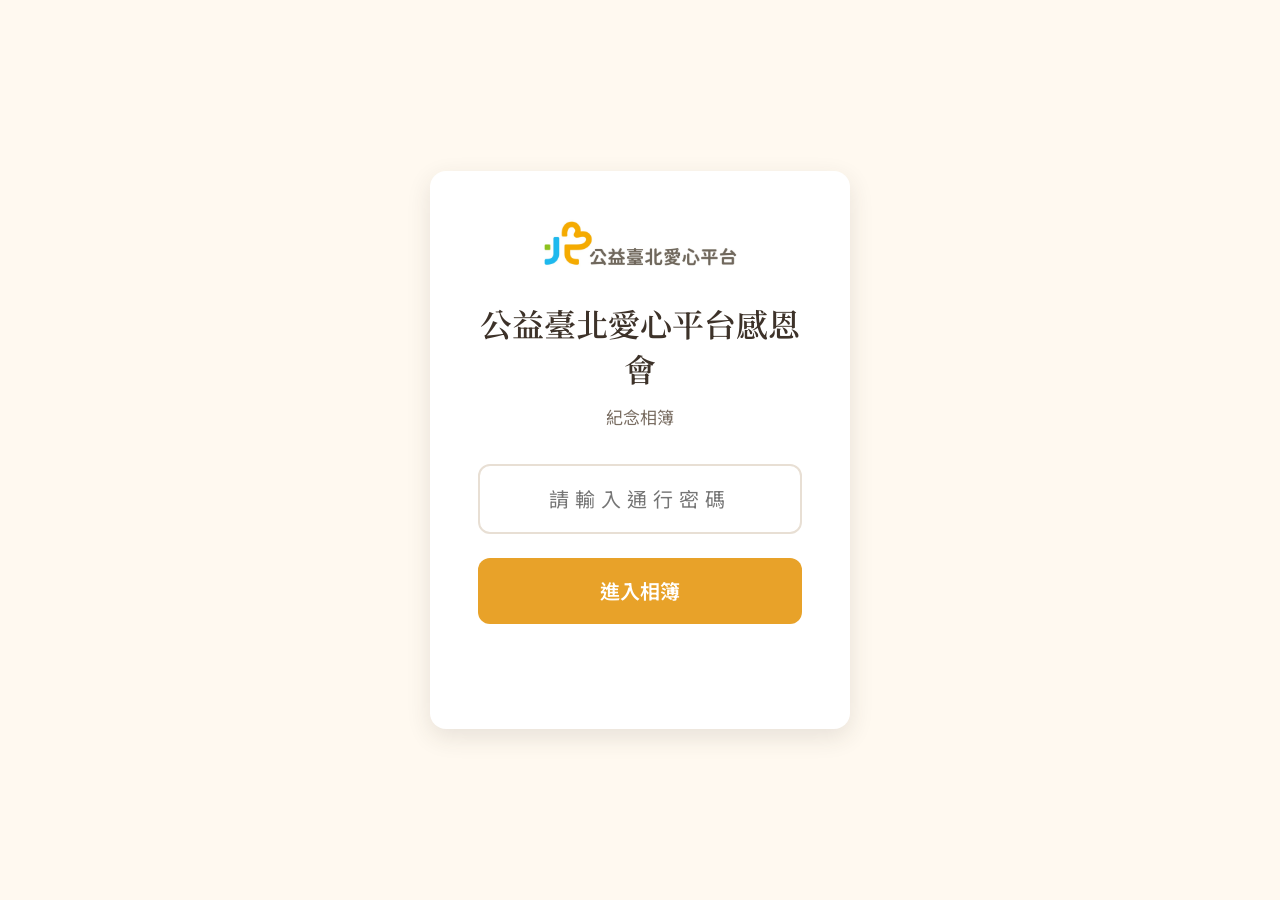
<file: index.html>
<!DOCTYPE html>
<html lang="zh-Hant">
<head>
  <meta charset="UTF-8">
<meta name="viewport" content="width=device-width, initial-scale=1.0">
<title>歡迎 - 公益臺北愛心平台感恩會</title>

<!-- OG Meta for LINE -->
<meta property="og:title" content="公益臺北愛心平台感恩會 紀念相簿">
<meta property="og:description" content="感謝您的愛心與支持，邀請您瀏覽活動紀念照片">
<meta property="og:image" content="assets/banner/banner.png">
<meta property="og:type" content="website">

<!-- Google Fonts -->
<link rel="preconnect" href="https://fonts.googleapis.com">
<link rel="preconnect" href="https://fonts.gstatic.com" crossorigin>
<link href="https://fonts.googleapis.com/css2?family=Noto+Sans+TC:wght@400;500;600;700&family=Noto+Serif+TC:wght@600;700&display=swap" rel="stylesheet">

<!-- CSS -->
<link rel="stylesheet" href="styles/variables.css">
<link rel="stylesheet" href="styles/reset.css">
<link rel="stylesheet" href="styles/typography.css">
<link rel="stylesheet" href="styles/layout.css">
<link rel="stylesheet" href="styles/components.css">

</head>
<body>
  <div class="password-page">
    <div class="password-box">
      <img src="assets/logo/logo.png" alt="公益臺北愛心平台" class="logo">
      <h2>公益臺北愛心平台感恩會</h2>
      <p class="hint">紀念相簿</p>
      <form id="password-form" data-password="0511">
        <input
          type="text"
          id="password-input"
          class="password-input"
          placeholder="請輸入通行密碼"
          inputmode="numeric"
          autocomplete="off"
          maxlength="10"
        >
        <button type="submit" class="password-submit">進入相簿</button>
        <p id="password-error" class="password-error"></p>
      </form>
    </div>
  </div>
  <script src="js/password-gate.js"></script>
</body>
</html>
</file>
<file: styles/variables.css>
:root {
  /* 色彩 - 取自 logo 與 banner */
  --color-primary: #E8A229;       /* 暖橘金 - logo 愛心色 */
  --color-primary-light: #F5C96A; /* 淺金 */
  --color-primary-dark: #C8871E;  /* 深金 */
  --color-secondary: #3BAAB4;     /* 青綠 - logo 人形色 */
  --color-secondary-light: #6DC8CF;
  --color-accent: #8CC63F;        /* 綠色 - logo 點綴 */
  --color-bg: #FFF9F0;            /* 米白暖底 */
  --color-bg-card: #FFFFFF;       /* 卡片白 */
  --color-bg-dark: #1A2744;       /* 深藍 - banner 夜空色 */
  --color-text: #3D3229;          /* 深棕 */
  --color-text-light: #7A6E63;    /* 淺棕 */
  --color-text-inverse: #FFFFFF;  /* 反白 */
  --color-border: #E8DFD4;        /* 邊框 */
  --color-overlay: rgba(26, 39, 68, 0.85); /* lightbox 遮罩 */

  /* 字體 */
  --font-heading: 'Noto Serif TC', serif;
  --font-body: 'Noto Sans TC', sans-serif;

  /* 字級（長輩友善） */
  --text-xs: 0.875rem;   /* 14px */
  --text-sm: 1rem;       /* 16px */
  --text-base: 1.0625rem;/* 17px - 最小內文 */
  --text-lg: 1.25rem;    /* 20px */
  --text-xl: 1.5rem;     /* 24px */
  --text-2xl: 2rem;      /* 32px */
  --text-3xl: 2.5rem;    /* 40px */

  /* 行高 */
  --leading-tight: 1.4;
  --leading-normal: 1.7;
  --leading-loose: 2;

  /* 間距 */
  --space-xs: 0.5rem;
  --space-sm: 0.75rem;
  --space-md: 1rem;
  --space-lg: 1.5rem;
  --space-xl: 2rem;
  --space-2xl: 3rem;
  --space-3xl: 4rem;

  /* 圓角 */
  --radius-sm: 8px;
  --radius-md: 12px;
  --radius-lg: 16px;
  --radius-full: 9999px;

  /* 陰影 */
  --shadow-sm: 0 1px 3px rgba(61, 50, 41, 0.08);
  --shadow-md: 0 4px 12px rgba(61, 50, 41, 0.1);
  --shadow-lg: 0 8px 24px rgba(61, 50, 41, 0.12);

  /* 容器 */
  --container-max: 1200px;
  --container-padding: var(--space-lg);

  /* 動畫 */
  --transition-fast: 0.2s ease;
  --transition-normal: 0.3s ease;
}
</file>
<file: styles/typography.css>
body {
  font-family: var(--font-body);
  font-size: var(--text-base);
  line-height: var(--leading-normal);
  color: var(--color-text);
  background-color: var(--color-bg);
}

h1, h2, h3, h4 {
  font-family: var(--font-heading);
  line-height: var(--leading-tight);
  color: var(--color-text);
}

h1 {
  font-size: var(--text-3xl);
  font-weight: 700;
}

h2 {
  font-size: var(--text-2xl);
  font-weight: 600;
}

h3 {
  font-size: var(--text-xl);
  font-weight: 600;
}

h4 {
  font-size: var(--text-lg);
  font-weight: 600;
}

p {
  margin-bottom: var(--space-md);
}

.text-light {
  color: var(--color-text-light);
}

.text-center {
  text-align: center;
}

@media (max-width: 768px) {
  h1 { font-size: var(--text-2xl); }
  h2 { font-size: var(--text-xl); }
  h3 { font-size: var(--text-lg); }
}
</file>
<file: styles/layout.css>
.container {
  max-width: var(--container-max);
  margin: 0 auto;
  padding: 0 var(--container-padding);
}

.section {
  padding: var(--space-3xl) 0;
}

/* Grid 系統 */
.photo-grid {
  display: grid;
  grid-template-columns: repeat(2, 1fr);
  gap: var(--space-md);
}

@media (min-width: 576px) {
  .photo-grid {
    grid-template-columns: repeat(3, 1fr);
  }
}

@media (min-width: 992px) {
  .photo-grid {
    grid-template-columns: repeat(4, 1fr);
    gap: var(--space-lg);
  }
}

/* 首頁分類入口 */
.category-nav {
  display: grid;
  gap: var(--space-lg);
}

/* 主秀（感謝狀）佔滿寬，次要兩個並排 */
.category-nav .category-card.featured {
  grid-column: 1 / -1;
}

.category-nav .category-cards-secondary {
  display: grid;
  grid-template-columns: repeat(3, 1fr);
  gap: var(--space-lg);
}

@media (max-width: 767px) {
  .category-nav .category-cards-secondary {
    grid-template-columns: 1fr;
  }
}

/* Flex 工具 */
.flex-center {
  display: flex;
  align-items: center;
  justify-content: center;
}

.flex-between {
  display: flex;
  align-items: center;
  justify-content: space-between;
}
</file>
<file: styles/components.css>
/* === 導覽列 === */
.site-nav {
  background: var(--color-bg-card);
  box-shadow: var(--shadow-sm);
  padding: var(--space-sm) 0;
  position: sticky;
  top: 0;
  z-index: 100;
}

.site-nav .container {
  display: flex;
  align-items: center;
  justify-content: space-between;
}

.site-nav .nav-logo {
  height: 100px;
  width: auto;
}

.site-nav .nav-back {
  display: flex;
  align-items: center;
  gap: var(--space-xs);
  font-size: var(--text-base);
  color: var(--color-text-light);
  min-height: 44px;
  min-width: 44px;
  padding: var(--space-xs);
  transition: color var(--transition-fast);
}

.site-nav .nav-back:hover {
  color: var(--color-primary);
}

/* === Banner === */
.hero-banner {
  position: relative;
  overflow: hidden;
  background: var(--color-bg-dark);
}

.hero-banner img {
  width: 100%;
  height: auto;
  display: block;
  max-height: 320px;
  object-fit: cover;
}

@media (max-width: 768px) {
  .hero-banner img {
    max-height: 200px;
  }
}

.hero-overlay {
  position: absolute;
  bottom: 0;
  left: 0;
  right: 0;
  padding: var(--space-2xl) var(--space-lg);
  background: linear-gradient(transparent, rgba(26, 39, 68, 0.7));
  color: var(--color-text-inverse);
  text-align: center;
}

.hero-overlay h1 {
  color: var(--color-text-inverse);
  text-shadow: 0 2px 8px rgba(0, 0, 0, 0.3);
}

.hero-overlay .subtitle {
  font-size: var(--text-lg);
  margin-top: var(--space-sm);
  opacity: 0.9;
}

/* === 卡片 === */
.category-card {
  background: var(--color-bg-card);
  border-radius: var(--radius-lg);
  overflow: hidden;
  box-shadow: var(--shadow-md);
  transition: transform var(--transition-normal), box-shadow var(--transition-normal);
  cursor: pointer;
  display: block;
}

.category-card:hover {
  transform: translateY(-4px);
  box-shadow: var(--shadow-lg);
}

.category-card .card-image {
  width: 100%;
  aspect-ratio: 16 / 9;
  object-fit: cover;
  background: var(--color-border);
}

.category-card.featured .card-image {
  aspect-ratio: 21 / 9;
}

/* 圖片未載入前隱藏空白，載入後淡入 */
.category-card .card-image[data-src] {
  opacity: 0;
}

.category-card .card-image:not([data-src]) {
  opacity: 1;
  transition: opacity 0.4s ease;
}

.category-card .card-body {
  padding: var(--space-lg);
}

.category-card .card-title {
  font-family: var(--font-heading);
  font-size: var(--text-xl);
  margin-bottom: var(--space-xs);
}

.category-card .card-desc {
  color: var(--color-text-light);
  font-size: var(--text-base);
}

.category-card .card-arrow {
  display: inline-flex;
  align-items: center;
  gap: var(--space-xs);
  color: var(--color-primary);
  font-weight: 600;
  margin-top: var(--space-sm);
  font-size: var(--text-base);
}

/* === 照片縮圖 === */
.photo-thumb {
  position: relative;
  border-radius: var(--radius-md);
  overflow: hidden;
  cursor: pointer;
  aspect-ratio: 1;
  background: var(--color-border);
}

.photo-thumb img {
  width: 100%;
  height: 100%;
  object-fit: cover;
  transition: transform var(--transition-normal);
}

.photo-thumb:hover img {
  transform: scale(1.05);
}

.photo-thumb .thumb-caption {
  position: absolute;
  bottom: 0;
  left: 0;
  right: 0;
  padding: var(--space-sm);
  background: linear-gradient(transparent, rgba(0, 0, 0, 0.6));
  color: var(--color-text-inverse);
  font-size: var(--text-sm);
}

/* === Lightbox === */
.lightbox {
  position: fixed;
  inset: 0;
  z-index: 1000;
  background: var(--color-overlay);
  display: none;
  align-items: center;
  justify-content: center;
  flex-direction: column;
}

.lightbox.active {
  display: flex;
}

.lightbox-content {
  position: relative;
  max-width: 95vw;
  max-height: 85vh;
  display: flex;
  align-items: center;
  justify-content: center;
}

.lightbox-content img {
  max-width: 100%;
  max-height: 85vh;
  object-fit: contain;
  border-radius: var(--radius-sm);
}

.lightbox-close {
  position: absolute;
  top: var(--space-md);
  right: var(--space-md);
  width: 48px;
  height: 48px;
  display: flex;
  align-items: center;
  justify-content: center;
  background: rgba(255, 255, 255, 0.15);
  color: white;
  border-radius: var(--radius-full);
  font-size: 1.5rem;
  z-index: 1001;
  transition: background var(--transition-fast);
}

.lightbox-close:hover {
  background: rgba(255, 255, 255, 0.3);
}

.lightbox-nav {
  position: absolute;
  top: 50%;
  transform: translateY(-50%);
  width: 52px;
  height: 52px;
  display: flex;
  align-items: center;
  justify-content: center;
  background: rgba(255, 255, 255, 0.15);
  color: white;
  border-radius: var(--radius-full);
  font-size: 1.5rem;
  z-index: 1001;
  transition: background var(--transition-fast);
}

.lightbox-nav:hover {
  background: rgba(255, 255, 255, 0.3);
}

.lightbox-prev {
  left: var(--space-md);
}

.lightbox-next {
  right: var(--space-md);
}

.lightbox-toolbar {
  margin-top: var(--space-lg);
  display: flex;
  align-items: center;
  gap: var(--space-md);
}

.lightbox-caption {
  color: var(--color-text-inverse);
  font-size: var(--text-base);
  text-align: center;
}

.lightbox-counter {
  color: rgba(255, 255, 255, 0.7);
  font-size: var(--text-sm);
}

/* === 下載按鈕 === */
.btn-download {
  display: inline-flex;
  align-items: center;
  gap: var(--space-xs);
  background: var(--color-primary);
  color: white;
  padding: var(--space-sm) var(--space-lg);
  border-radius: var(--radius-full);
  font-size: var(--text-base);
  font-weight: 600;
  min-height: 48px;
  min-width: 44px;
  transition: background var(--transition-fast);
}

.btn-download:hover {
  background: var(--color-primary-dark);
}

.btn-download svg {
  width: 20px;
  height: 20px;
}

/* === 密碼頁 === */
.password-page {
  min-height: 100vh;
  display: flex;
  align-items: center;
  justify-content: center;
  background: var(--color-bg);
}

.password-box {
  background: var(--color-bg-card);
  border-radius: var(--radius-lg);
  padding: var(--space-2xl);
  box-shadow: var(--shadow-lg);
  text-align: center;
  max-width: 420px;
  width: 90%;
}

.password-box .logo {
  max-width: 200px;
  margin: 0 auto var(--space-xl);
}

.password-box h2 {
  margin-bottom: var(--space-sm);
}

.password-box .hint {
  color: var(--color-text-light);
  margin-bottom: var(--space-xl);
}

.password-input {
  width: 100%;
  padding: var(--space-md);
  border: 2px solid var(--color-border);
  border-radius: var(--radius-md);
  font-size: var(--text-lg);
  text-align: center;
  letter-spacing: 0.3em;
  outline: none;
  transition: border-color var(--transition-fast);
}

.password-input:focus {
  border-color: var(--color-primary);
}

.password-input.error {
  border-color: #e74c3c;
  animation: shake 0.4s ease;
}

.password-submit {
  width: 100%;
  padding: var(--space-md);
  margin-top: var(--space-lg);
  background: var(--color-primary);
  color: white;
  border-radius: var(--radius-md);
  font-size: var(--text-lg);
  font-weight: 600;
  min-height: 52px;
  transition: background var(--transition-fast);
}

.password-submit:hover {
  background: var(--color-primary-dark);
}

.password-error {
  color: #e74c3c;
  margin-top: var(--space-md);
  font-size: var(--text-base);
  min-height: 1.5em;
}

@keyframes shake {
  0%, 100% { transform: translateX(0); }
  25% { transform: translateX(-8px); }
  75% { transform: translateX(8px); }
}

/* === 頁尾 === */
.site-footer {
  background: var(--color-bg-dark);
  color: var(--color-text-inverse);
  text-align: center;
  padding: var(--space-2xl) var(--space-lg);
}

.site-footer .footer-title {
  font-family: var(--font-heading);
  font-size: var(--text-lg);
  font-weight: 600;
  margin-bottom: var(--space-md);
}

.site-footer p {
  opacity: 0.7;
  font-size: var(--text-sm);
}

/* === 活動簡介 === */
.intro-section {
  text-align: center;
  max-width: 720px;
  margin: 0 auto;
  padding: var(--space-3xl) var(--space-lg);
}

.intro-section .organizer {
  display: inline-flex;
  align-items: center;
  gap: var(--space-xs);
  color: var(--color-text-light);
  font-size: var(--text-sm);
  margin-bottom: var(--space-lg);
}

.intro-section .event-date {
  color: var(--color-primary);
  font-family: var(--font-heading);
  font-size: var(--text-lg);
  margin-bottom: var(--space-md);
}

.intro-section .description {
  font-size: var(--text-lg);
  line-height: var(--leading-loose);
  color: var(--color-text-light);
}

/* === 分類頁 Header === */
.category-header {
  text-align: center;
  padding: var(--space-2xl) var(--space-lg) var(--space-xl);
}

.category-header h2 {
  margin-bottom: var(--space-sm);
}

.category-header .photo-count {
  color: var(--color-text-light);
}

/* === Fade-in 動畫 === */
.fade-in {
  opacity: 0;
  transform: translateY(16px);
  transition: opacity 0.6s ease, transform 0.6s ease;
}

.fade-in.visible {
  opacity: 1;
  transform: translateY(0);
}

@media (prefers-reduced-motion: reduce) {
  .fade-in {
    opacity: 1;
    transform: none;
    transition: none;
  }
}
</file>
